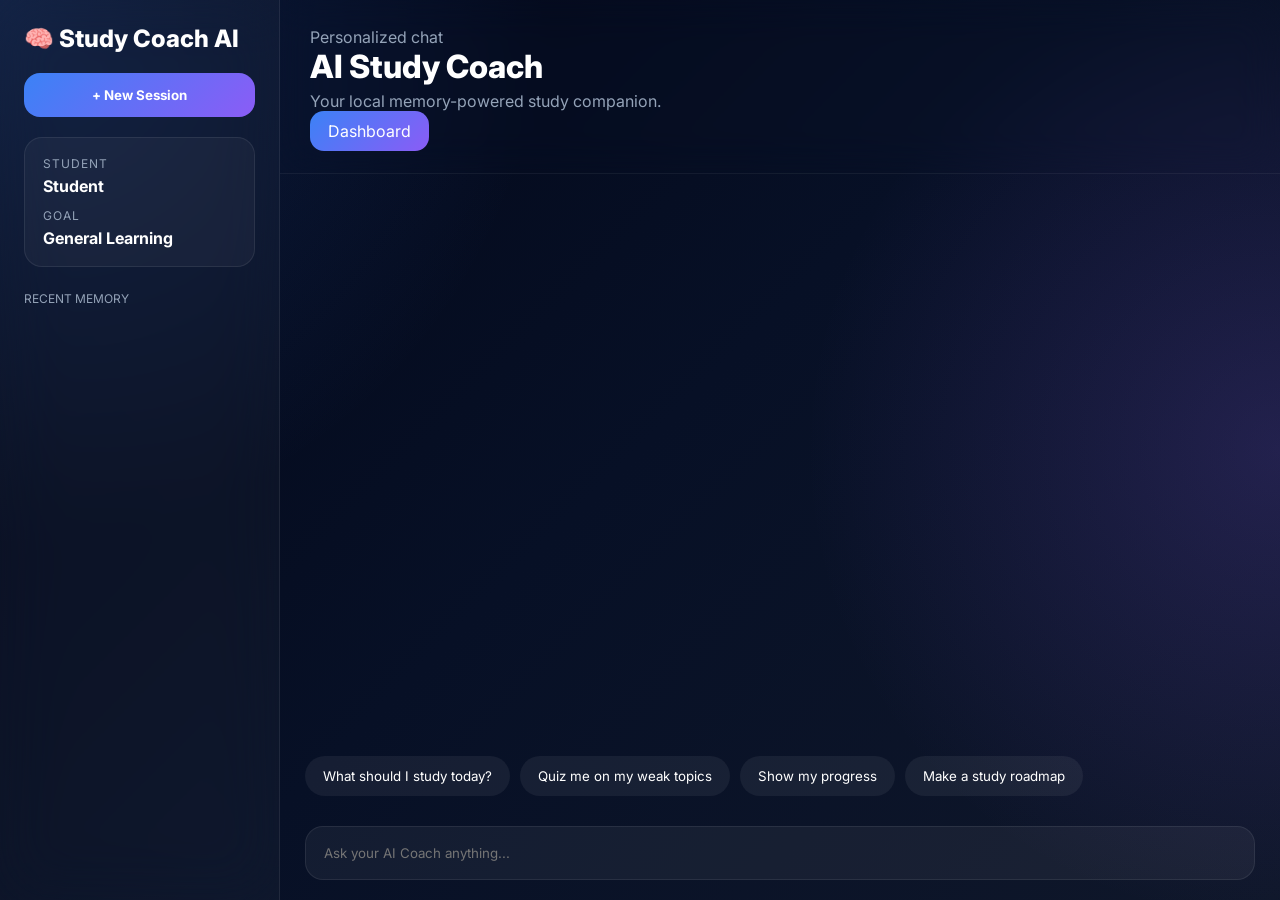
<file: chat.html>
<!DOCTYPE html>
<html lang="en">
<head>
    <meta charset="UTF-8">
    <meta name="viewport" content="width=device-width, initial-scale=1.0">
    <title>Study Coach AI - Chat</title>
    <link rel="preconnect" href="https://fonts.googleapis.com">
    <link rel="preconnect" href="https://fonts.gstatic.com" crossorigin>
    <link href="https://fonts.googleapis.com/css2?family=Inter:wght@400;500;600;700;800&display=swap" rel="stylesheet">
    <link rel="stylesheet" href="chat.css">
</head>
<body>
    <div class="chat-shell">
        <aside class="sidebar">
            <div class="logo">🧠 Study Coach AI</div>
            <button class="new-chat" id="newSessionBtn">+ New Session</button>

            <div class="profile-card">
                <div class="profile-label">Student</div>
                <div id="studentName" class="profile-value">Student</div>
                <div class="profile-label" style="margin-top:12px">Goal</div>
                <div id="studentGoal" class="profile-value small">No goal yet</div>
            </div>

            <div class="history-title">Recent memory</div>
            <div id="historyList" class="history"></div>
        </aside>

        <main class="chat-main">
            <header class="chat-header">
                <div>
                    <p class="eyebrow">Personalized chat</p>
                    <h1>AI Study Coach</h1>
                    <p id="chatSubtitle">Your local memory-powered study companion.</p>
                </div>
                <a href="dashboard.html" class="dashboard-link">Dashboard</a>
            </header>

            <section id="chatMessages" class="chat-messages"></section>

            <section class="suggestions">
                <button type="button" onclick="sendSuggestion(this)">What should I study today?</button>
                <button type="button" onclick="sendSuggestion(this)">Quiz me on my weak topics</button>
                <button type="button" onclick="sendSuggestion(this)">Show my progress</button>
                <button type="button" onclick="sendSuggestion(this)">Make a study roadmap</button>
            </section>

            <footer class="chat-input">
                <input id="messageInput" type="text" placeholder="Ask your AI Coach anything..." autocomplete="off">
                <!-- <button id="sendBtn" type="button">Send</button> -->
            </footer>
        </main>
    </div>

    <script src="extractmemory.js" defer></script>
    <script src="chat.js" defer></script>
</body>
</html>
</file>
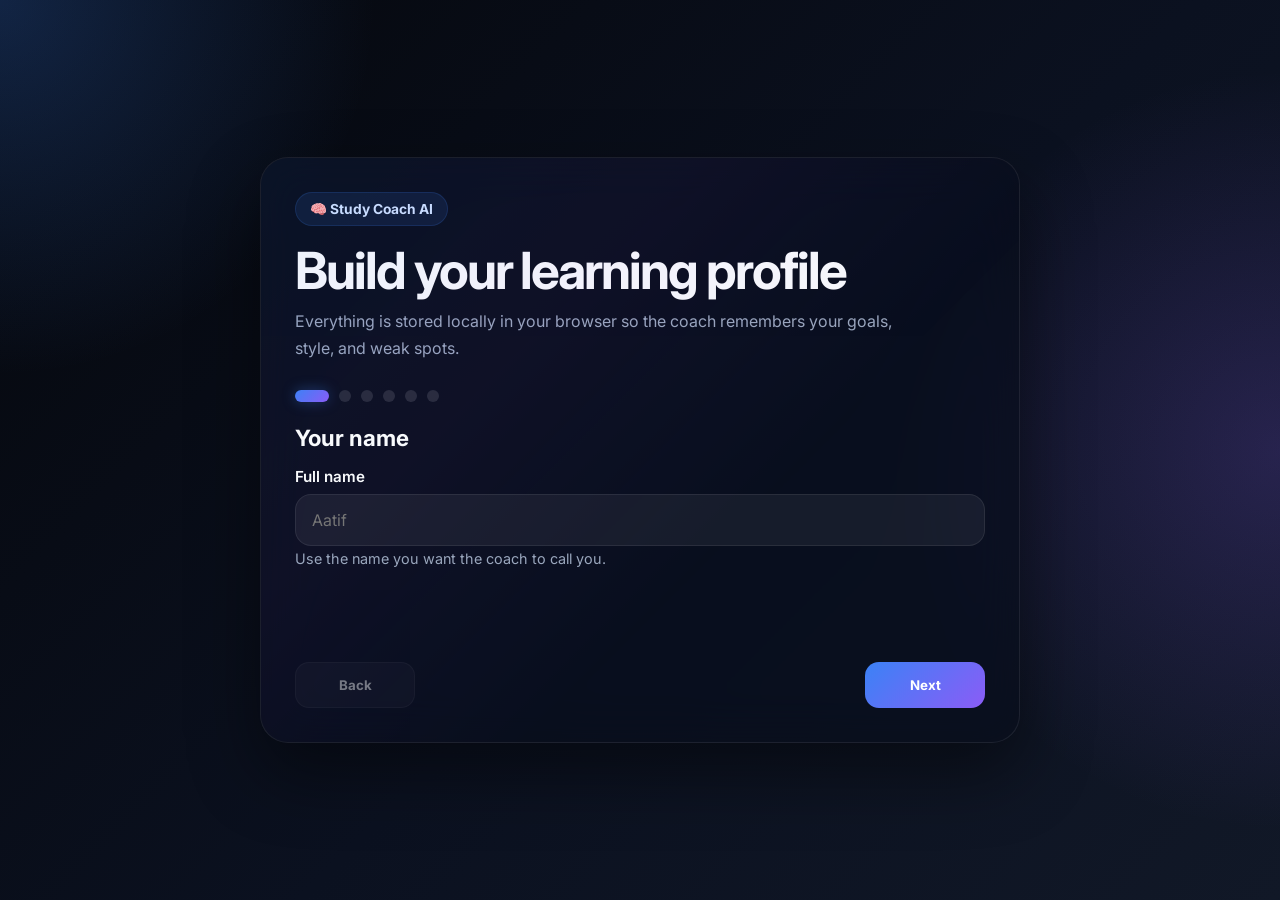
<file: dashboard.html>
<!DOCTYPE html>
<html lang="en">
<head>
    <meta charset="UTF-8">
    <meta name="viewport" content="width=device-width, initial-scale=1.0">
    <title>Study Coach AI Dashboard</title>
    <link rel="preconnect" href="https://fonts.googleapis.com">
    <link rel="preconnect" href="https://fonts.gstatic.com" crossorigin>
    <link href="https://fonts.googleapis.com/css2?family=Inter:wght@400;500;600;700;800&display=swap" rel="stylesheet">
    <link rel="stylesheet" href="dashboard.css">
</head>
<body>
    <div class="dashboard-shell">
        <aside class="sidebar">
            <div class="logo">🧠 Study Coach AI</div>
            <nav class="menu">
                <button class="menu-item active">Dashboard</button>
                <a class="menu-item" href="chat.html">AI Coach</a>
                <button class="menu-item" id="btnReset">Reset Profile</button>
            </nav>

            <div class="sidebar-card">
                <div class="sidebar-label">Learning style</div>
                <div id="learningStyle" class="sidebar-value">Visual</div>
            </div>

            <div class="sidebar-card">
                <div class="sidebar-label">Study time</div>
                <div id="studyTime" class="sidebar-value">-</div>
            </div>
        </aside>

        <main class="main-content">
            <section class="header-card">
                <div>
                    <p class="eyebrow">Your dashboard</p>
                    <h1 id="studentName">Welcome Back, Student 👋</h1>
                    <p class="subtext">This dashboard now runs on local browser memory, so the whole coach survives without MySQL.</p>
                </div>
                <a href="chat.html" class="coach-btn">Talk To AI Coach</a>
            </section>

            <div id="err" style="display:none"></div>

            <section class="hero-grid">
                <article class="glass-card mission-card">
                    <div class="card-top">
                        <h2>Today's Mission 🎯</h2>
                        <span class="chip success">Live</span>
                    </div>
                    <p id="missionText" class="mission-text">Finish your onboarding to generate today's mission.</p>
                </article>

                <article class="glass-card profile-card">
                    <div class="card-top">
                        <h2>Goal</h2>
                        <span class="chip">Profile</span>
                    </div>
                    <p id="goalText" class="big-value">No active goal</p>
                    <div class="mini-meta">
                        <span>Streak: <strong id="studyStreak">1 day</strong></span>
                        <span>Average score: <strong id="averageScore">Coming Soon</strong></span>
                    </div>
                </article>
            </section>

            <section class="topic-grid">
                <article class="glass-card">
                    <div class="card-top">
                        <h2>Strong Topics</h2>
                        <span class="chip success">Stored locally</span>
                    </div>
                    <div id="strongTopics" class="topic-wrap"></div>
                </article>

                <article class="glass-card">
                    <div class="card-top">
                        <h2>Weak Topics</h2>
                        <span class="chip warning">Needs attention</span>
                    </div>
                    <div id="weakTopics" class="topic-wrap"></div>
                </article>
            </section>

            <section class="soon-grid">
                <article class="glass-card soon-card">
                    <h3>Average Score</h3>
                    <p>🚧 Coming Soon</p>
                </article>
                <article class="glass-card soon-card">
                    <h3>Graphs</h3>
                    <p>🚧 Coming Soon</p>
                </article>
                <article class="glass-card soon-card">
                    <h3>Today's Personalized Study Plan</h3>
                    <p>🚧 Coming Soon</p>
                </article>
                <article class="glass-card soon-card">
                    <h3>Achievements</h3>
                    <p>🚧 Coming Soon</p>
                </article>
            </section>

            <section class="footer-note glass-card">
                <p>Tip: your chat remembers goals, style, and topic history using <code>localStorage</code>. No backend database needed for the demo sprint.</p>
            </section>
        </main>
    </div>

    <script src="dashboard.js" defer></script>
</body>
</html>
</file>
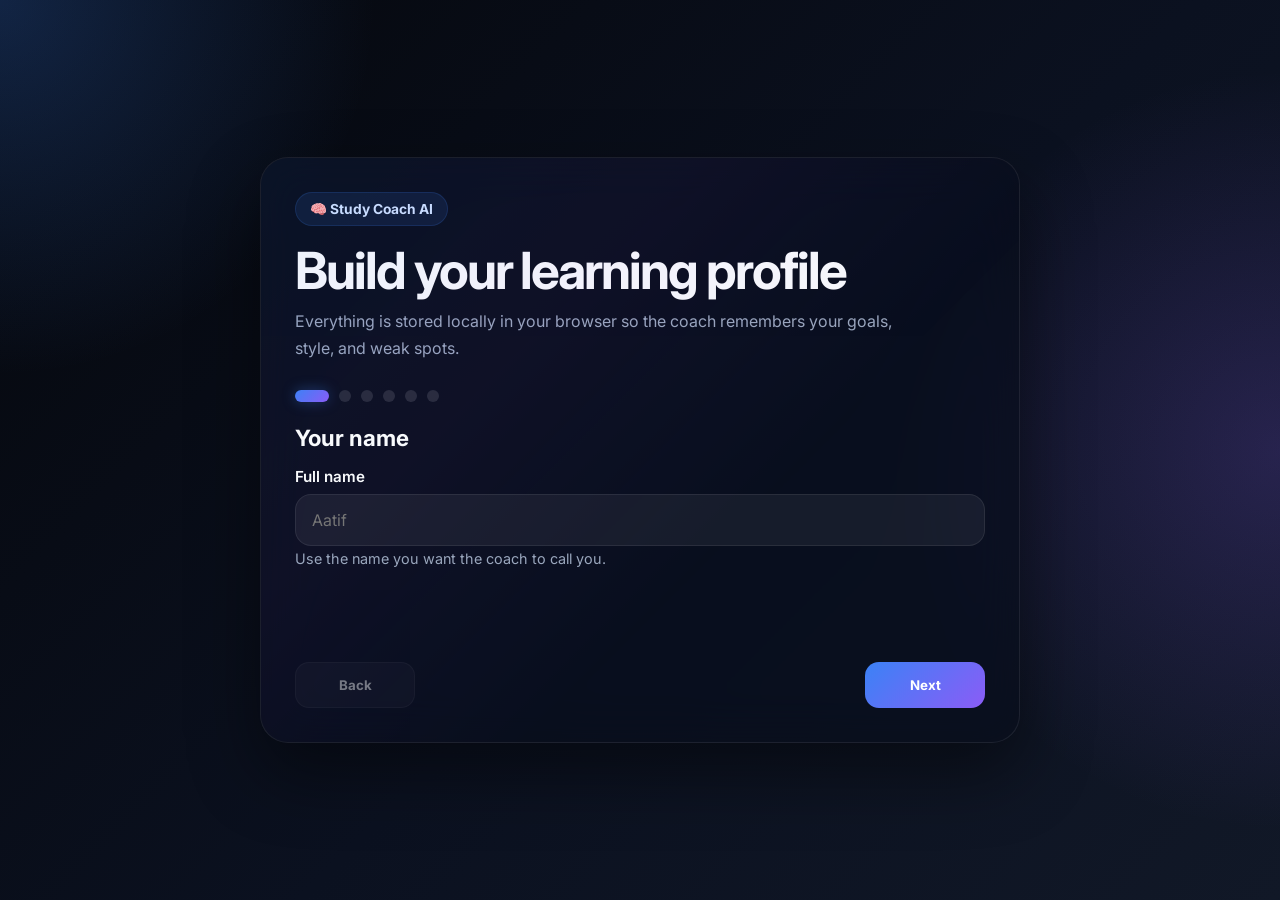
<file: welcome.html>
<!DOCTYPE html>
<html lang="en">
<head>
    <meta charset="UTF-8">
    <meta name="viewport" content="width=device-width, initial-scale=1.0">
    <title>Study Coach AI - Welcome</title>
    <link rel="preconnect" href="https://fonts.googleapis.com">
    <link rel="preconnect" href="https://fonts.gstatic.com" crossorigin>
    <link href="https://fonts.googleapis.com/css2?family=Inter:wght@400;500;600;700;800&display=swap" rel="stylesheet">
    <link rel="stylesheet" href="welcome.css">
</head>
<body>
    <main class="welcome-shell">
        <section class="welcome-card">
            <div class="welcome-badge">🧠 Study Coach AI</div>
            <h1>Build your learning profile</h1>
            <p class="subtitle">Everything is stored locally in your browser so the coach remembers your goals, style, and weak spots.</p>

            <div class="step-indicator" id="stepIndicator"></div>
            <div id="stepContainer" class="step-container"></div>

            <div class="actions">
                <button id="btnBack" class="secondary" type="button">Back</button>
                <button id="btnNext" class="primary" type="button">Next</button>
            </div>
        </section>
    </main>

    <script src="welcome.js" defer></script>
</body>
</html>
</file>
<file: chat.css>
*{
    margin:0;
    padding:0;
    box-sizing:border-box;
    font-family:'Inter',sans-serif;
}

:root{
    --bg:#050816;
    --panel:#0f172a;
    --panel2:#111c36;
    --border:rgba(255,255,255,.08);

    --text:#f8fafc;
    --muted:#94a3b8;

    --primary:#3b82f6;
    --secondary:#8b5cf6;
}

body{
    height:100vh;
    overflow:hidden;

    background:
    radial-gradient(circle at 0% 0%,
    rgba(59,130,246,.18),
    transparent 35%),

    radial-gradient(circle at 100% 50%,
    rgba(139,92,246,.18),
    transparent 35%),

    linear-gradient(
    135deg,
    #020617,
    #071026,
    #0f172a);

    color:white;
}

.chat-shell{
    height:100vh;
    display:grid;
    grid-template-columns:280px 1fr;
}

/* SIDEBAR */

.sidebar{

    background:
    rgba(255,255,255,.03);

    backdrop-filter:blur(30px);

    border-right:
    1px solid var(--border);

    padding:24px;

    overflow-y:auto;
}

.logo{

    font-size:24px;
    font-weight:800;

    margin-bottom:20px;
}

.new-chat{

    width:100%;

    padding:14px;

    border:none;

    border-radius:16px;

    cursor:pointer;

    color:white;

    font-weight:700;

    background:
    linear-gradient(
    135deg,
    var(--primary),
    var(--secondary)
    );

    transition:.3s;
}

.new-chat:hover{

    transform:translateY(-2px);
}

.profile-card{

    margin-top:20px;

    padding:18px;

    border-radius:18px;

    background:
    rgba(255,255,255,.04);

    border:
    1px solid rgba(255,255,255,.08);
}

.profile-label{

    color:var(--muted);

    font-size:12px;

    letter-spacing:1px;

    text-transform:uppercase;
}

.profile-value{

    margin-top:5px;

    font-weight:700;
}

.history-title{

    margin-top:24px;

    margin-bottom:12px;

    color:var(--muted);

    text-transform:uppercase;

    font-size:12px;
}

.history{

    display:flex;
    flex-direction:column;
    gap:10px;
}

.history-item{

    padding:12px;

    border-radius:14px;

    background:
    rgba(255,255,255,.04);

    cursor:pointer;
}

/* MAIN */

.chat-main{

    display:flex;
    flex-direction:column;

    height:100vh;
}

.chat-header{

    padding:22px 30px;

    border-bottom:
    1px solid rgba(255,255,255,.06);

    backdrop-filter:blur(20px);
}

.chat-header h1{

    font-size:32px;
    font-weight:800;
}

.chat-header p{

    color:var(--muted);
    margin-top:5px;
}

.dashboard-link{

    display:inline-flex;

    padding:10px 18px;

    border-radius:14px;

    color:white;

    text-decoration:none;

    background:
    linear-gradient(
    135deg,
    var(--primary),
    var(--secondary)
    );
}

/* MESSAGES */

.chat-messages{

    flex:1;

    overflow-y:auto;

    padding:25px;

    display:flex;
    flex-direction:column;
    gap:20px;
}

.ai-message{

    display:flex;
    align-items:flex-start;
    gap:12px;
}

.user-message{

    display:flex;
    justify-content:flex-end;
}

.avatar{

    width:42px;
    height:42px;

    border-radius:50%;

    display:flex;
    align-items:center;
    justify-content:center;

    background:
    rgba(59,130,246,.15);

    border:
    1px solid rgba(59,130,246,.2);

    flex-shrink:0;
}

.bubble{

    max-width:780px;

    padding:20px;

    border-radius:22px;

    line-height:1.8;

    font-size:16px;

    background:
    rgba(255,255,255,.05);

    border:
    1px solid rgba(255,255,255,.06);

    box-shadow:
    0 8px 30px rgba(0,0,0,.25);
}

.user-message .bubble{

    background:
    linear-gradient(
    135deg,
    var(--primary),
    var(--secondary)
    );

    color:white;
}

/* SUGGESTIONS */

.suggestions{

    display:flex;

    flex-wrap:wrap;

    gap:10px;

    padding:10px 25px;
}

.suggestions button{

    border:none;

    padding:12px 18px;

    border-radius:999px;

    cursor:pointer;

    color:white;

    background:
    rgba(255,255,255,.06);

    transition:.3s;
}

.suggestions button:hover{

    background:
    rgba(59,130,246,.15);
}

/* INPUT */

.chat-input{

    display:flex;

    gap:12px;

    padding:20px 25px;
}

.chat-input input{

    flex:1;

    padding:18px;

    border:none;

    outline:none;

    color:white;

    border-radius:18px;

    background:
    rgba(255,255,255,.05);

    border:
    1px solid rgba(255,255,255,.08);
}

.chat-input button{

    padding:18px 28px;

    border:none;

    border-radius:18px;

    cursor:pointer;

    color:white;

    font-weight:700;

    background:
    linear-gradient(
    135deg,
    var(--primary),
    var(--secondary)
    );
}

.chat-input button:hover{

    transform:translateY(-2px);
}

/* SCROLLBAR */

::-webkit-scrollbar{
    width:8px;
}

::-webkit-scrollbar-thumb{

    background:
    rgba(255,255,255,.15);

    border-radius:20px;
}

/* MOBILE */

@media(max-width:900px){

    .chat-shell{
        grid-template-columns:1fr;
    }

    .sidebar{
        display:none;
    }

    .bubble{
        max-width:100%;
    }
}
</file>
<file: dashboard.css>
*{
    box-sizing:border-box;
    margin:0;
    padding:0;
    font-family:'Inter',sans-serif;
}
:root{
    --bg:#06080d;
    --panel:rgba(10,14,26,.62);
    --panel2:rgba(255,255,255,.05);
    --border:rgba(255,255,255,.08);
    --text:#f8fafc;
    --muted:#96a3b8;
    --primary:#3b82f6;
    --secondary:#8b5cf6;
    --success:#10b981;
    --warning:#f59e0b;
}
body{
    min-height:100vh;
    background:
        radial-gradient(circle at top left, rgba(59,130,246,.22), transparent 22%),
        radial-gradient(circle at top right, rgba(139,92,246,.18), transparent 24%),
        linear-gradient(135deg,#05070c,#0b1120 55%,#111827);
    color:var(--text);
}
a{color:inherit;text-decoration:none}
button{font:inherit}
.dashboard-shell{
    min-height:100vh;
    display:grid;
    grid-template-columns:280px 1fr;
}
.sidebar{
    padding:28px;
    border-right:1px solid var(--border);
    background:rgba(8,11,18,.78);
    backdrop-filter:blur(24px);
}
.logo{
    font-size:1.45rem;
    font-weight:800;
    margin-bottom:28px;
}
.menu{
    display:grid;
    gap:10px;
    margin-bottom:22px;
}
.menu-item{
    display:flex;
    justify-content:flex-start;
    align-items:center;
    padding:14px 16px;
    border-radius:16px;
    border:1px solid transparent;
    background:rgba(255,255,255,.03);
    color:var(--text);
    cursor:pointer;
    transition:.25s ease;
}
.menu-item:hover,
.menu-item.active{
    transform:translateX(4px);
    background:rgba(59,130,246,.14);
    border-color:rgba(59,130,246,.2);
}
.sidebar-card{
    padding:16px;
    border-radius:18px;
    border:1px solid var(--border);
    background:rgba(255,255,255,.04);
    margin-top:14px;
}
.sidebar-label{
    color:var(--muted);
    font-size:.84rem;
    margin-bottom:6px;
}
.sidebar-value{
    font-weight:700;
    line-height:1.5;
}
.main-content{
    padding:28px;
}
.header-card{
    display:flex;
    align-items:center;
    justify-content:space-between;
    gap:18px;
    padding:28px;
    border:1px solid var(--border);
    border-radius:28px;
    background:var(--panel);
    backdrop-filter:blur(24px) saturate(150%);
    margin-bottom:22px;
}
.eyebrow{
    color:#8fb5ff;
    font-size:.82rem;
    font-weight:700;
    letter-spacing:.16em;
    text-transform:uppercase;
    margin-bottom:10px;
}
h1{
    font-size:clamp(2rem,3.3vw,3.3rem);
    line-height:1.05;
    letter-spacing:-.04em;
}
.subtext{
    margin-top:10px;
    color:var(--muted);
    max-width:70ch;
    line-height:1.7;
}
.coach-btn{
    padding:14px 20px;
    border-radius:16px;
    background:linear-gradient(135deg,var(--primary),var(--secondary));
    color:#fff;
    font-weight:800;
    box-shadow:0 14px 40px rgba(59,130,246,.18);
    white-space:nowrap;
}
.glass-card{
    border:1px solid var(--border);
    border-radius:24px;
    background:var(--panel);
    backdrop-filter:blur(24px) saturate(150%);
    box-shadow:0 26px 60px rgba(0,0,0,.28);
}
.hero-grid,
.topic-grid,
.soon-grid{
    display:grid;
    gap:18px;
    margin-bottom:18px;
}
.hero-grid{
    grid-template-columns:1.4fr .9fr;
}
.topic-grid{
    grid-template-columns:repeat(2,1fr);
}
.soon-grid{
    grid-template-columns:repeat(4,1fr);
}
.mission-card,
.profile-card,
.soon-card,
.footer-note{
    padding:24px;
}
.card-top{
    display:flex;
    justify-content:space-between;
    gap:12px;
    align-items:center;
    margin-bottom:16px;
}
.card-top h2,
.soon-card h3{
    font-size:1.2rem;
    letter-spacing:-.02em;
}
.chip{
    display:inline-flex;
    align-items:center;
    padding:8px 12px;
    border-radius:999px;
    font-size:.78rem;
    font-weight:700;
    background:rgba(255,255,255,.06);
    border:1px solid rgba(255,255,255,.08);
}
.chip.success{
    background:rgba(16,185,129,.12);
    border-color:rgba(16,185,129,.18);
    color:#a7f3d0;
}
.chip.warning{
    background:rgba(245,158,11,.12);
    border-color:rgba(245,158,11,.18);
    color:#fde68a;
}
.mission-text{
    font-size:1.05rem;
    line-height:1.8;
    color:#e8eefc;
}
.big-value{
    font-size:1.9rem;
    font-weight:800;
    margin-bottom:18px;
}
.mini-meta{
    display:flex;
    flex-wrap:wrap;
    gap:12px 18px;
    color:var(--muted);
}
.topic-wrap{
    display:flex;
    flex-wrap:wrap;
    gap:10px;
    min-height:64px;
}
.topic-pill{
    display:inline-flex;
    align-items:center;
    gap:8px;
    padding:10px 14px;
    border-radius:999px;
    font-weight:700;
    background:rgba(255,255,255,.06);
    border:1px solid rgba(255,255,255,.08);
}
.topic-pill.strong{
    background:rgba(16,185,129,.12);
    border-color:rgba(16,185,129,.18);
}
.topic-pill.weak{
    background:rgba(239,68,68,.12);
    border-color:rgba(239,68,68,.18);
}
.soon-card p{
    margin-top:12px;
    color:var(--muted);
}
.footer-note{
    color:var(--muted);
    line-height:1.7;
}
code{
    background:rgba(255,255,255,.06);
    padding:2px 6px;
    border-radius:8px;
    color:#dbeafe;
}
@media (max-width:1100px){
    .dashboard-shell{grid-template-columns:1fr;}
    .sidebar{border-right:none;border-bottom:1px solid var(--border);}
    .soon-grid{grid-template-columns:repeat(2,1fr);}
}
@media (max-width:760px){
    .main-content{padding:18px;}
    .header-card,
    .hero-grid,
    .topic-grid,
    .soon-grid{
        grid-template-columns:1fr;
    }
    .header-card{
        display:grid;
    }
}
</file>
<file: welcome.css>
*{
    box-sizing:border-box;
    margin:0;
    padding:0;
    font-family:'Inter',sans-serif;
}
:root{
    --bg:#06080d;
    --panel:rgba(10,14,26,.68);
    --panel-border:rgba(255,255,255,.08);
    --text:#f8fafc;
    --muted:#9aa7bd;
    --primary:#3b82f6;
    --secondary:#8b5cf6;
}
body{
    min-height:100vh;
    color:var(--text);
    background:
        radial-gradient(circle at top left, rgba(59,130,246,.24), transparent 24%),
        radial-gradient(circle at right center, rgba(139,92,246,.2), transparent 28%),
        linear-gradient(135deg,#05070c,#0b1120 55%,#111827);
    display:grid;
    place-items:center;
    padding:24px;
}
.welcome-shell{
    width:min(760px,100%);
}
.welcome-card{
    position:relative;
    overflow:hidden;
    padding:34px;
    border:1px solid var(--panel-border);
    border-radius:28px;
    background:var(--panel);
    backdrop-filter:blur(24px) saturate(150%);
    box-shadow:0 30px 70px rgba(0,0,0,.45);
}
.welcome-card::before{
    content:'';
    position:absolute;
    inset:-2px;
    background:linear-gradient(135deg, rgba(59,130,246,.2), rgba(139,92,246,.18), transparent 65%);
    opacity:.3;
    pointer-events:none;
    mask:linear-gradient(#000,#000) content-box, linear-gradient(#000,#000);
    -webkit-mask:linear-gradient(#000,#000) content-box, linear-gradient(#000,#000);
    padding:1px;
    border-radius:28px;
}
.welcome-badge{
    display:inline-flex;
    align-items:center;
    gap:8px;
    padding:8px 14px;
    border-radius:999px;
    background:rgba(59,130,246,.12);
    border:1px solid rgba(59,130,246,.16);
    color:#cfe2ff;
    font-size:.86rem;
    font-weight:700;
    margin-bottom:18px;
}
h1{
    font-size:clamp(2rem,4vw,3.4rem);
    line-height:1.05;
    letter-spacing:-.04em;
    margin-bottom:10px;
}
.subtitle{
    color:var(--muted);
    max-width:60ch;
    line-height:1.7;
    margin-bottom:28px;
}
.step-indicator{
    display:flex;
    gap:10px;
    margin:4px 0 22px;
}
.step-indicator .dot{
    width:12px;
    height:12px;
    border-radius:999px;
    background:rgba(255,255,255,.12);
    transition:.3s ease;
}
.step-indicator .dot.active{
    width:34px;
    background:linear-gradient(135deg,var(--primary),var(--secondary));
    box-shadow:0 0 14px rgba(59,130,246,.35);
}
.step-container{
    min-height:210px;
}
.step{
    display:none;
    animation:fadeUp .35s ease both;
}
.step.active{
    display:block;
}
.step h2{
    font-size:1.4rem;
    margin-bottom:16px;
}
.input-group{
    display:grid;
    gap:8px;
}
.input-group label{
    font-size:.95rem;
    font-weight:600;
}
.input-group input,
.input-group select,
.input-group textarea{
    width:100%;
    border:none;
    outline:none;
    color:var(--text);
    background:rgba(255,255,255,.06);
    border:1px solid rgba(255,255,255,.08);
    border-radius:16px;
    padding:15px 16px;
    font-size:1rem;
    transition:.25s ease;
}
.input-group input:focus,
.input-group select:focus,
.input-group textarea:focus{
    border-color:rgba(59,130,246,.55);
    box-shadow:0 0 0 4px rgba(59,130,246,.14);
}
.hint{
    color:var(--muted);
    font-size:.9rem;
    margin-top:4px;
}
.actions{
    display:flex;
    justify-content:space-between;
    gap:12px;
    margin-top:28px;
}
.actions button{
    min-width:120px;
    padding:14px 18px;
    border:none;
    border-radius:14px;
    font-weight:700;
    cursor:pointer;
    transition:.25s ease;
}
.actions .primary{
    color:#fff;
    background:linear-gradient(135deg,var(--primary),var(--secondary));
}
.actions .secondary{
    color:var(--text);
    background:rgba(255,255,255,.06);
    border:1px solid rgba(255,255,255,.08);
}
.actions button:hover{
    transform:translateY(-2px);
}
.actions button:disabled{
    opacity:.45;
    cursor:not-allowed;
    transform:none;
}
.summary{
    display:grid;
    gap:10px;
    grid-template-columns:repeat(auto-fit,minmax(180px,1fr));
    margin-top:6px;
}
.summary-card{
    padding:14px 16px;
    border-radius:16px;
    background:rgba(255,255,255,.05);
    border:1px solid rgba(255,255,255,.07);
}
.summary-card .label{
    color:var(--muted);
    font-size:.84rem;
    margin-bottom:6px;
}
.summary-card .value{
    font-weight:700;
    line-height:1.4;
}
@keyframes fadeUp{
    from{opacity:0;transform:translateY(14px)}
    to{opacity:1;transform:translateY(0)}
}
@media (max-width:640px){
    .welcome-card{padding:22px;}
    .actions{flex-direction:column;}
    .actions button{width:100%;}
}
</file>
